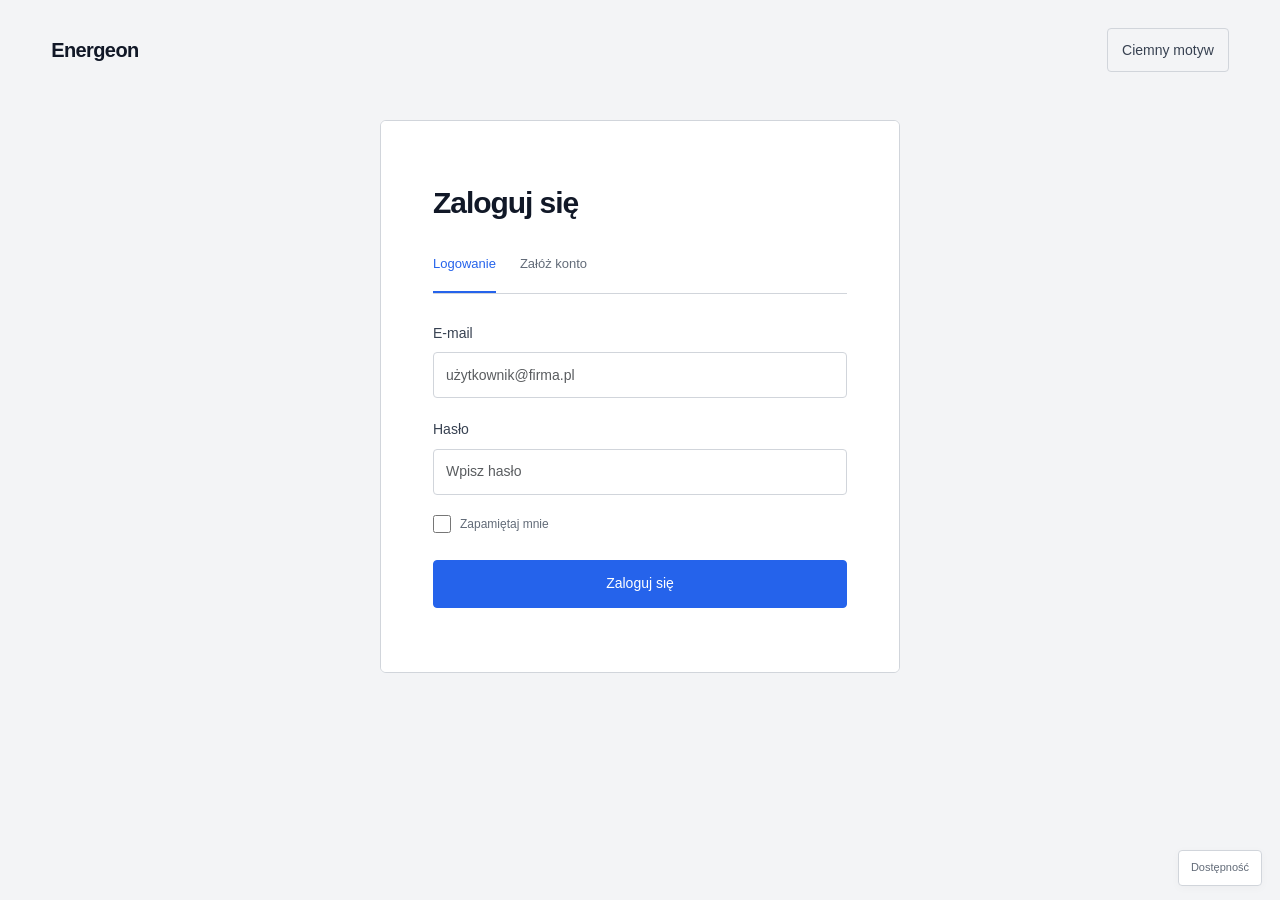
<file: src/main/resources/static/index.html>
<!DOCTYPE html>
<html lang="pl">
<head>
    <meta charset="UTF-8">
    <meta name="viewport" content="width=device-width, initial-scale=1">
    <meta name="description" content="Bezpieczne logowanie do panelu Energeon. Nowoczesny panel do zarzadzania transformatorami i danymi technicznymi.">
    <meta name="keywords" content="energeon, panel, transformatory, zarzadzanie, logowanie, energia">
    <meta name="author" content="Energeon">
    <meta name="application-name" content="Energeon">
    <meta name="robots" content="noindex, nofollow">
    <meta name="theme-color" content="#1f2937">
    <meta name="color-scheme" content="light dark">
    <meta property="og:title" content="Energeon - Logowanie">
    <meta property="og:description" content="Bezpieczne logowanie do panelu Energeon. Zarzadzaj danymi transformatorow w jednym miejscu.">
    <meta property="og:type" content="website">
    <meta property="og:locale" content="pl_PL">
    <meta property="og:site_name" content="Energeon">
    <meta name="twitter:card" content="summary">
    <title>Logowanie - Energeon</title>
    <link rel="stylesheet" href="vendor/bootstrap.min.css">
    <link rel="stylesheet" href="style.css">
</head>
<body class="theme-light auth-page">
    <header class="auth-topbar"><a class="topbar__brand" href="/"><span>Energeon</span></a><button class="btn btn-outline-secondary btn-sm" id="themeToggle" type="button" aria-pressed="false">Ciemny motyw</button></header>

    <a class="skip-link" href="#main">Przejdź do treści</a>
    <main id="main" class="page page--auth">
        <section class="card auth-form-card">
            <div class="card__header">
                <h1 id="formTitle">Zaloguj się</h1>
                <p id="formSubtitle"></p>
            </div>

            <div class="switch" role="group" aria-label="Tryb formularza" id="modeSwitch">
                <button class="switch__btn" type="button" data-mode="login" aria-pressed="true">Logowanie</button>
                <button class="switch__btn" type="button" data-mode="register" aria-pressed="false">Załóż konto</button>
                <span class="switch__pill" aria-hidden="true"></span>
            </div>

            <form id="authForm" class="form" novalidate>
                <label class="field">
                    <span>E-mail</span>
                    <input class="form-control" type="email" name="email" placeholder="użytkownik@firma.pl" autocomplete="email" required>
                </label>

                <label class="field">
                    <span>Hasło</span>
                    <input class="form-control" type="password" name="password" placeholder="Wpisz hasło" minlength="8" autocomplete="current-password" required>
                </label>

                <label class="field field--optional" id="repeatField">
                    <span>Powtórz hasło</span>
                    <input class="form-control" type="password" name="passwordRepeat" placeholder="Powtórz hasło" minlength="8">
                </label>

                <label class="check" id="rememberRow">
                    <input type="checkbox" name="remember" id="rememberMe">
                    <span>Zapamiętaj mnie</span>
                </label>

                <button type="submit" class="btn btn-primary" id="submitBtn">Zaloguj się</button>
            </form>

            <div class="result" role="status" aria-live="polite" id="result" hidden>
                <div class="result__title">Status</div>
                <div class="result__body" id="resultBody"></div>
            </div>
        </section>
    </main>

    <button class="a11y-fab" id="a11yToggle" type="button" aria-expanded="false" aria-controls="a11yPanel">Dostępność</button>
    <aside class="a11y-panel" id="a11yPanel" role="dialog" aria-label="Ustawienia dostępności">
        <div class="a11y-panel__header">
            <div class="a11y-panel__title">Tekst i kontrast</div>
            <button class="a11y-close" id="a11yClose" type="button" aria-label="Zamknij panel">Zamknij</button>
        </div>
        <div class="a11y-option">
            <span>Rozmiar tekstu</span>
            <div class="a11y-buttons">
                <button class="a11y-chip" type="button" data-a11y-text="0" aria-pressed="true">Standard</button>
                <button class="a11y-chip" type="button" data-a11y-text="1" aria-pressed="false">Duży</button>
                <button class="a11y-chip" type="button" data-a11y-text="2" aria-pressed="false">Bardzo duży</button>
            </div>
        </div>
        <div class="a11y-option">
            <button class="a11y-toggle" type="button" data-a11y-toggle="contrast" aria-pressed="false">Wysoki kontrast</button>
            <button class="a11y-toggle" type="button" data-a11y-toggle="reduceMotion" aria-pressed="false">Zredukuj animacje</button>
            <button class="a11y-toggle" type="button" data-a11y-toggle="underline" aria-pressed="false">Podkreśl linki</button>
        </div>
    </aside>

    <script src="vendor/bootstrap.bundle.min.js"></script>
    <script src="ui.js"></script>
    <script src="api.js"></script>
    <script src="login.js"></script>
</body>
</html>
</file>
<file: src/main/resources/static/style.css>
/* Energeon: neutral surfaces and blue accents. */
:root {
    color-scheme: light;
    --bg: #f3f4f6; --surface: #fff; --surface-alt: #f9fafb; --border: #d1d5db;
    --text: #374151; --text-strong: #111827; --muted: #626b78;
    --accent: #2563eb; --accent-soft: #eff6ff; --success: #15803d;
    --error: #dc2626; --warning: #92400e; --bs-primary: #2563eb; --bs-primary-rgb: 37, 99, 235;
    --sidebar: #1f2937; --sidebar-text: #d1d5db;
}
body.theme-dark {
    color-scheme: dark;
    --bg: #111827; --surface: #1f2937; --surface-alt: #273244; --border: #4b5563;
    --text: #e5e7eb; --text-strong: #f9fafb; --muted: #9ca3af;
    --accent: #93c5fd; --accent-soft: #1e3a5f; --success: #86efac;
    --error: #fca5a5; --warning: #fcd34d;
}
body { margin: 0; background: var(--bg); color: var(--text); font: 15px/1.6 "Segoe UI", -apple-system, BlinkMacSystemFont, sans-serif; -webkit-font-smoothing: antialiased; }
a { color: var(--accent); text-underline-offset: 4px; }
h1, h2, h3 { color: var(--text-strong); letter-spacing: -.035em; font-weight: 600; }
h1 { font-size: clamp(1.75rem, 3vw, 2.35rem); line-height: 1.2; margin: 0; }
h2 { font-size: 1.125rem; margin: 0; }
h3 { font-size: 1rem; margin: 0; }
p { margin: 0 0 12px; }
button, input, select { font: inherit; }
:focus-visible { outline: 3px solid var(--accent); outline-offset: 4px; }
[hidden] { display: none !important; }
.skip-link { position: fixed; top: -100px; left: 260px; z-index: 2000; background: var(--surface); padding: 12px 20px; }
.skip-link:focus { top: 10px; }
.topbar { position: fixed; inset: 0 auto 0 0; width: 238px; padding: 32px 18px 20px; background: var(--sidebar); color: var(--sidebar-text); z-index: 100; display: flex; flex-direction: column; overflow-y: auto; }
.topbar__brand { display: flex; align-items: center; gap: 12px; color: var(--text-strong); text-decoration: none; font-size: 20px; font-weight: 600; letter-spacing: -.6px; line-height: 1.2; }
.topbar .topbar__brand { color: #f9fafb; padding: 0 10px 28px; }
.topbar__brand:hover { color: var(--accent); }
.sidebar-content { display: flex !important; flex: 1; flex-direction: column; }
.topbar__nav { gap: 4px; flex-wrap: nowrap; }
.topbar__tab { display: flex; align-items: center; gap: 12px; min-height: 44px; padding: 10px 13px; color: var(--sidebar-text); border-radius: 4px; font-size: 14px; border: 1px solid transparent; }
.topbar__tab:hover { background: #374151; color: #fff; }
.topbar__tab.is-active { color: #fff; background: #374151; border-color: #4b5563; box-shadow: inset 2px 0 #60a5fa; }
.nav-icon { width: 19px; height: 19px; flex: 0 0 19px; }
.topbar__tab.is-active .nav-icon { color: #93c5fd; }
.nav-section { padding: 27px 13px 8px; color: #9ca3af; font-size: 10px; font-weight: 500; text-transform: uppercase; letter-spacing: 1.8px; }
[data-admin-link] { display: none; }
.topbar__actions { margin-top: auto; padding: 32px 8px 0; display: grid; grid-template-columns: 1fr; gap: 4px; }
.topbar__role { padding: 16px 4px 10px; border-top: 1px solid #4b5563; font-size: 12px; color: #d1d5db; }
.topbar .topbar__actions .btn { justify-content: flex-start; padding: 8px 4px; min-height: 40px; font-size: 12px; border-color: transparent; color: #d1d5db; background: transparent; }
.topbar .topbar__actions .btn:hover { color: #fff; background: #374151; }
.btn.mobile-menu { display: none; color: #eee; border-color: #6b7280; background: transparent; }
.page { margin-left: 238px; padding: 42px clamp(24px, 4vw, 64px) 90px; max-width: 1850px; }
.page-heading { display: flex; align-items: center; justify-content: space-between; gap: 20px; margin-bottom: 34px; }
.page-kicker { font: 10px/1.5 ui-monospace, monospace; text-transform: uppercase; letter-spacing: 2px; color: var(--muted); margin: 0 0 10px; }
.page-date { font: 11px ui-monospace, monospace; color: var(--muted); border-left: 1px solid var(--border); padding-left: 20px; white-space: nowrap; }
.stack, .readings-shell { display: grid; gap: 22px; min-width: 0; }
.card { display: block; padding: 26px; background: var(--surface); color: var(--text); border: 1px solid var(--border); border-radius: 5px; min-width: 0; box-shadow: 0 2px 2px #11182702; }
.card__header { margin-bottom: 24px; }
.card__header p { font-size: .875rem; color: var(--muted); margin: 8px 0 0; }
.card__header p:empty { display: none; }
.card__info, .account-note { font-size: 12px; color: var(--muted); }
.account-note { margin-top: 20px; }
.note:empty, .account-note:empty, #dashboardStatus:empty, .result__body:empty { display: none; }
.form { display: grid; gap: 18px; }
.form--two { grid-template-columns: repeat(2, minmax(0, 1fr)); }
.field { display: grid; gap: 7px; align-content: start; font-size: .875rem; font-weight: 500; min-width: 0; }
.field--full { grid-column: 1 / -1; }
.field--optional { display: none; }
.field input:not([type="checkbox"]), .field select, .form-control, .form-select { width: 100%; min-height: 46px; border: 1px solid var(--border); border-radius: 4px; padding: 9px 12px; background-color: var(--surface); color: var(--text); font-size: .875rem; font-weight: 400; }
.field input:focus, .field select:focus { border-color: var(--accent); box-shadow: 0 0 0 3px var(--accent-soft); }
input::placeholder { color: var(--muted); opacity: .8; }
input[type="checkbox"] { accent-color: var(--accent); width: 24px; height: 24px; flex-shrink: 0; }
.check { display: flex; gap: 9px; align-items: center; color: var(--muted); font-size: .875rem; }
.form__actions, .saved__actions, .controls__row, .register-picker__actions { display: flex; align-items: center; flex-wrap: wrap; gap: 10px; }
.btn { --bs-btn-border-radius: 4px; min-height: 44px; display: inline-flex; align-items: center; justify-content: center; font-size: .875rem; padding: 10px 18px; font-weight: 500; box-shadow: none; }
.btn-primary, .btn:not(.btn-outline-secondary):not(.btn--ghost):not(.btn--danger) { --bs-btn-bg: #2563eb; --bs-btn-border-color: #2563eb; --bs-btn-color: #fff; --bs-btn-hover-bg: #1d4ed8; --bs-btn-hover-color: #fff; --bs-btn-hover-border-color: #1d4ed8; --bs-btn-active-bg: #1d4ed8; --bs-btn-active-border-color: #1d4ed8; --bs-btn-focus-shadow-rgb: 37, 99, 235; --bs-btn-active-color: #fff; --bs-btn-disabled-bg: #6b7280; --bs-btn-disabled-border-color: #6b7280; }
.btn-outline-secondary, .btn--ghost { --bs-btn-color: var(--text); --bs-btn-border-color: var(--border); --bs-btn-bg: transparent; --bs-btn-hover-bg: var(--surface-alt); --bs-btn-hover-color: var(--text-strong); --bs-btn-hover-border-color: var(--muted); --bs-btn-active-bg: var(--accent-soft); --bs-btn-active-color: var(--accent); }
.btn--small, .btn-sm { padding: 10px 14px; font-size: .875rem; }
.btn--danger { color: var(--error); border-color: var(--error); }
.btn:disabled, .btn--disabled { opacity: .55; cursor: not-allowed; }
.result { margin-top: 20px; border-top: 1px solid var(--border); padding-top: 14px; font-size: .875rem; color: var(--muted); }
.result__title { display: none; }
.result--error { color: var(--error); }
.result--success { color: var(--success); }
.note { border-left: 2px solid var(--accent); padding: 10px 14px; background: var(--surface-alt); color: var(--muted); font-size: .875rem; }
.empty { padding: 30px 18px; text-align: center; color: var(--muted); border: 1px dashed var(--border); border-radius: 4px; font-size: .875rem; }
.list { display: grid; }
.list__item { padding: 18px 0; border-bottom: 1px solid var(--border); display: flex; justify-content: space-between; align-items: center; flex-wrap: wrap; gap: 14px; }
.list__item:first-child { padding-top: 4px; }
.list__item:last-child { border-bottom: 0; }
.list__item--active { border-left: 2px solid var(--accent); padding-left: 12px; }
.list__main { flex: 1; min-width: 160px; overflow-wrap: anywhere; }
.list__name { font-size: .875rem; color: var(--text-strong); font-weight: 600; }
.list__meta { font-size: .875rem; color: var(--muted); margin-top: 3px; }
.list__actions, .list__tags { display: flex; flex-wrap: wrap; gap: 6px; }
.tag { padding: 3px 7px; border-radius: 3px; background: var(--surface-alt); color: var(--muted); font-size: .875rem; border: 1px solid var(--border); }
.tag--error { color: var(--error); }.tag--warn { color: var(--warning); }.tag--info { color: var(--accent); }
.detail, .metrics { display: grid; gap: 10px; margin-top: 20px; padding-top: 16px; border-top: 1px solid var(--border); }
.detail__row, .metrics__row { display: flex; justify-content: space-between; gap: 16px; flex-wrap: wrap; font-size: .875rem; overflow-wrap: anywhere; }
.detail__row span, .metrics__row span { color: var(--muted); }
.meta { display: grid; grid-template-columns: repeat(auto-fit, minmax(180px, 1fr)); gap: 20px; }
.meta__label { font-size: .875rem; color: var(--muted); }.meta__value { font-size: 16px; overflow-wrap: anywhere; }

.metrics-filter, .readings-toolbar { display: flex; flex-wrap: wrap; align-items: end; gap: 16px; }.metrics-filter > .field { flex: 1; min-width: 170px; }.metrics-filter__status { flex-basis: 100%; }
.ws-status { display: inline-flex; align-items: center; gap: 7px; font-size: .875rem; color: var(--muted); }.ws-dot { width: 6px; height: 6px; border-radius: 50%; background: currentColor; }
.ws-status--online { color: var(--success); }.ws-status--warning { color: var(--warning); }
.readings-overview { display: grid; grid-template-columns: repeat(4, 1fr); border: 1px solid var(--border); border-radius: 4px; margin: 20px 0; }
.overview-card { padding: 16px; border-right: 1px solid var(--border); min-width: 0; }.overview-card:last-child { border: 0; }
.overview-card__label, .overview-card__meta { color: var(--muted); font-size: .875rem; }.overview-card__value { font-size: 21px; color: var(--text-strong); overflow-wrap: anywhere; }
.register-card-grid, .register-picker__list { display: grid; grid-template-columns: repeat(auto-fill, minmax(230px, 1fr)); gap: 12px; margin-top: 16px; }
.register-card, .register-item { display: flex; align-items: start; gap: 10px; padding: 16px; border: 1px solid var(--border); border-radius: 4px; cursor: pointer; min-width: 0; }
.register-card[data-selected="true"] { border-color: var(--accent); background: var(--accent-soft); }.register-card input { margin-top: 4px; }
.register-card__content, .register-item__content { flex: 1; min-width: 0; }.register-card__top { display: flex; justify-content: space-between; gap: 10px; }
.register-card__name, .register-item__name { font-weight: 600; overflow-wrap: anywhere; }.register-card__meta, .register-item__meta, .register-card__summary-time, .register-card__summary-label, .register-card__summary-exact { font-size: .875rem; color: var(--muted); }
.register-card__summary { display: grid; margin: 12px 0; }.register-card__value { font-size: 21px; font-variant-numeric: tabular-nums; }.register-card__details { display: grid; gap: 5px; }
.register-card__detail { display: flex; justify-content: space-between; gap: 12px; font-size: .875rem; }.register-card__detail span { color: var(--muted); }.register-item__badge { font-size: .875rem; color: var(--success); }.register-item__badge--warn { color: var(--warning); }
.metrics-grid { display: grid; grid-template-columns: repeat(auto-fit, minmax(min(100%, 340px), 1fr)); gap: 20px; margin-top: 20px; }
.metric-card { border: 1px solid var(--border); border-radius: 4px; padding: 20px; min-width: 0; }.metric-card__header { margin-bottom: 16px; }.metric-card__title { font-weight: 600; overflow-wrap: anywhere; }.metric-card__subtitle { font-size: .875rem; color: var(--muted); }
.metric-card__hero { display: grid; padding: 12px 0 20px; }.metric-card__hero-label, .metric-card__hero-exact { font-size: .875rem; color: var(--muted); }.metric-card__hero-value { font-size: 30px; font-variant-numeric: tabular-nums; }
.metric-card__stats { display: flex; flex-wrap: wrap; gap: 20px; }.metric-card__stat { display: grid; font-size: .875rem; color: var(--muted); }.metric-card__stat strong { color: var(--text); font-size: 16px; }
.metric-card__chart, .chart { position: relative; height: 270px; margin: 12px 0; }.metric-card__chart canvas, .chart canvas { width: 100%; height: 220px; display: block; }
.metric-card__chart-meta, .metric-card__chart-legend, .chart__legend { display: flex; flex-wrap: wrap; justify-content: space-between; gap: 12px; font-size: .875rem; color: var(--muted); }
.metric-card__legend-item, .chart__legend-item { display: inline-flex; align-items: center; gap: 6px; }.metric-card__legend-item i, .chart__swatch { display: inline-block; width: 10px; height: 3px; background: var(--accent); }
.metric-card__table, .table-wrap { overflow-x: auto; margin-top: 16px; }.table { --bs-table-bg: transparent; --bs-table-color: var(--text); --bs-table-border-color: var(--border); --bs-table-hover-bg: var(--surface-alt); --bs-table-hover-color: var(--text-strong); margin-bottom: 0; font-size: .875rem; white-space: nowrap; }
.table th { font-weight: 500; color: var(--muted); font-size: .875rem; }.table > :not(caption) > * > * { padding: 11px 12px; }
.log { max-height: 340px; overflow: auto; border-top: 1px solid var(--border); }.log__item { display: grid; grid-template-columns: 72px 1fr; gap: 12px; padding: 10px 0; border-bottom: 1px solid var(--border); font-family: ui-monospace, monospace; font-size: .875rem; overflow-wrap: anywhere; }.log__time { color: var(--muted); }
.advanced { margin-top: 20px; border-top: 1px solid var(--border); padding-top: 14px; }.advanced summary { cursor: pointer; color: var(--muted); font-size: .875rem; margin-bottom: 12px; }

.a11y-fab { position: fixed; bottom: 12px; right: 18px; z-index: 101; border: 1px solid var(--border); border-radius: 4px; color: var(--muted); background: var(--surface); min-height: 44px; padding: 10px 16px; font-size: .875rem; }
.a11y-panel { display: none; position: fixed; bottom: 72px; right: 18px; max-height: calc(100dvh - 96px); overflow-y: auto; width: min(380px, calc(100vw - 36px)); z-index: 102; padding: 22px; border: 1px solid var(--border); border-radius: 4px; background: var(--surface); box-shadow: 0 4px 24px #0001; }.a11y-panel.is-open { display: block; }.a11y-panel__header { display: flex; justify-content: space-between; margin-bottom: 20px; }.a11y-close { min-height: 44px; padding: 8px; border: 0; background: transparent; color: var(--muted); font-size: .875rem; }.a11y-option { display: grid; gap: 10px; margin-top: 16px; font-size: .875rem; }.a11y-buttons { display: flex; gap: 5px; flex-wrap: wrap; }.a11y-toggle, .a11y-chip { min-height: 44px; padding: 10px 12px; border: 1px solid var(--border); border-radius: 3px; background: var(--surface); color: var(--text); font-size: .875rem; }.a11y-toggle.is-active, .a11y-chip.is-active { border-color: var(--accent); background: var(--accent-soft); }
body.a11y-text-lg { zoom: 1.1; }body.a11y-text-xl { zoom: 1.2; }body.a11y-underline a { text-decoration: underline; }body.a11y-contrast { --border: #4b5563; --muted: #333; --text: #111; --text-strong: #000; --bg: #fff; --surface: #fff; }body.theme-dark.a11y-contrast { --border: #bbb; --muted: #eee; --text: #fff; --text-strong: #fff; --bg: #000; --surface: #111; }
@media (prefers-reduced-motion: reduce) { *, *::before, *::after { animation: none !important; transition: none !important; scroll-behavior: auto !important; } }
body.a11y-reduce-motion *, body.a11y-reduce-motion *::before { animation: none !important; transition: none !important; }
@media (min-width: 1200px) { [data-page="transformers"] .stack { grid-template-columns: minmax(280px, .85fr) minmax(380px, 1.4fr); align-items: start; } [data-page="transformers"] .form--two { grid-template-columns: 1fr; } }

/* Measurement histories stay legible at desktop and phone widths. */
[data-page="readings-charts"] .metrics-grid { grid-template-columns: minmax(0, 1fr); }
.metric-card--chart .metric-card__title { font-size: 1.2rem; }
.metric-card--chart .metric-card__hero { padding: 0 0 16px; }
.metric-card--chart .metric-card__hero-value { font-size: clamp(1.8rem, 4vw, 2.4rem); font-weight: 600; color: var(--text-strong); }
.metric-card__chart { height: auto; display: grid; gap: 12px; margin: 24px 0 0; }
.metric-card__chart canvas { height: 280px; border-radius: 4px; cursor: crosshair; touch-action: pan-y; }
.metric-card__chart-readout { padding: 12px 14px; border-radius: 4px; background: var(--surface-alt); color: var(--text-strong); font-size: .875rem; font-variant-numeric: tabular-nums; overflow-wrap: anywhere; min-height: 76px; }
.metric-card__legend-item i { background: var(--legend-color, var(--accent)); width: 20px; }
.metric-card__chart-hint { margin: 0; font-size: .875rem; color: var(--muted); }
@media (max-width: 575px) {
    .monitor-section--charts { padding: 14px; }
    .metric-card--chart { padding: 14px; }
    .metric-card__chart canvas { height: 250px; }
}
/* Controls */
.btn { gap: 10px; border-radius: 4px; transition: background-color .15s, border-color .15s; }
.btn--danger:hover { color: var(--surface); background: var(--error); }
.btn:focus-visible, .form-control:focus-visible, .form-select:focus-visible { outline: 3px solid var(--accent); outline-offset: 3px; }
input[type="checkbox"] { width: 18px; height: 18px; }
.field { gap: 8px; font-weight: 500; }
.form-control, .form-select, .field input:not([type="checkbox"]), .field select { font-size: .875rem; }
.field input:focus, .field select:focus { background-color: var(--surface); color: var(--text-strong); }
.empty { border: 0; border-top: 1px solid var(--border); background: var(--surface-alt); padding: 32px 20px; border-radius: 2px; text-align: left; }
.note { border-left-width: 2px; }
.result { margin-top: 16px; }
.result:has(.result__body:empty) { display: none; }
.tag { font: 11px/1.5 ui-monospace, monospace; padding: 4px 7px; }
.list__name { font-size: 15px; }.list__meta { font-size: 12px; }
.list__item { padding: 18px 0; }
.list__item--active { padding-left: 14px; }
.detail__row { padding: 10px 0; border-bottom: 1px solid var(--border); }
.detail__row:last-child { border: 0; }
.table th { font-size: 11px; text-transform: uppercase; letter-spacing: .7px; background: var(--surface-alt); }
.table td { font-variant-numeric: tabular-nums; }
summary { min-height: 44px; padding: 10px 0; cursor: pointer; color: var(--muted); font-size: .8125rem; }
summary:hover { color: var(--accent); }
.advanced { padding-top: 6px; margin-top: 18px; }
.advanced summary { margin-bottom: 0; }
.advanced[open] > summary { margin-bottom: 12px; }
/* Installation setup */
.setup-progress { margin-bottom: 24px; border-bottom: 1px solid var(--border); }
.setup-progress .nav { gap: 24px; }
.setup-progress .nav-link { display: flex; align-items: center; gap: 10px; border-radius: 0; padding: 0 0 16px; color: var(--muted); border-bottom: 2px solid transparent; font-size: 13px; }
.setup-progress .nav-link.active { background: transparent; color: var(--accent); border-color: var(--accent); }
.setup-progress .nav-link span { display: grid; place-items: center; width: 22px; height: 22px; border: 1px solid var(--border); border-radius: 50%; font: 11px ui-monospace, monospace; }
.setup-progress .nav-link.active span { color: var(--accent); border-color: var(--accent); background: var(--accent-soft); }
.setup-next { margin-top: 20px; }
.context-card { grid-column: 1 / -1; background: var(--surface-alt); }
.context-card .card__header { display: none; }
.form-text { color: var(--muted); font-size: 12px; }
.advanced-toggle { justify-self: start; }
#meterAdvanced .form { padding-top: 8px; }
.configuration-layout .card__header:has(#refreshList, #meterRefresh) { display: flex; justify-content: space-between; align-items: center; gap: 12px; }
/* Overview */
.dashboard-stats { display: grid; grid-template-columns: repeat(4, minmax(0, 1fr)); border-block: 1px solid var(--border); margin: 0 0 30px; }
.summary-cell { display: flex; flex-direction: column; padding: 24px; border-right: 1px solid var(--border); text-decoration: none; color: var(--text); min-width: 0; }
.summary-cell:first-child { padding-left: 0; }.summary-cell:last-child { border: 0; }
.summary-cell > span { display: flex; justify-content: space-between; gap: 8px; font-size: 12px; color: var(--muted); }
.summary-cell > span > span { color: var(--accent); }
.summary-cell strong { font-size: clamp(36px, 4vw, 52px); line-height: 1.2; letter-spacing: -2px; font-weight: 400; margin-top: 18px; font-variant-numeric: tabular-nums; color: var(--text-strong); }
.summary-cell .summary-date { font: 14px/1.6 ui-monospace, monospace; letter-spacing: -.3px; margin-top: auto; padding-top: 18px; }
.summary-cell small { font-size: 10px; color: var(--muted); margin-top: 4px; }
a.summary-cell:hover { background: var(--accent-soft); }
.home-actions { display: grid; grid-template-columns: 1.25fr 1fr; grid-template-rows: 1fr 1fr; gap: 16px; }
.home-action { display: flex; align-items: center; gap: 20px; padding: 28px; border: 1px solid var(--border); border-radius: 5px; background: var(--surface); color: var(--text-strong); text-decoration: none; position: relative; overflow: hidden; }
.home-action:hover { border-color: var(--accent); color: var(--accent); }
.home-action__title { font-size: 20px; font-weight: 500; letter-spacing: -.6px; z-index: 1; }
.home-action small { display: block; font-size: 12px; font-weight: 400; color: var(--muted); letter-spacing: 0; margin-top: 8px; }
.home-action__icon { width: 40px; height: 40px; display: grid; place-items: center; border: 1px solid var(--border); color: var(--accent); flex: 0 0 40px; }
.home-action__arrow { margin-left: auto; align-self: flex-start; font-size: 20px; color: var(--muted); }
.home-action--primary { grid-row: span 2; display: flex; flex-direction: column; align-items: flex-start; justify-content: space-between; min-height: 330px; padding: 32px; background: #1e3a8a; color: #fff; border-color: #1e3a8a; }
.home-action--primary:hover { background: #1e40af; color: #fff; }
.home-action--primary .home-action__title { font-size: 40px; line-height: 1.2; letter-spacing: -1.5px; }
.home-action--primary small { color: #dbeafe; font-size: 13px; letter-spacing: 0; }
.home-action__eyebrow { font: 10px ui-monospace, monospace; letter-spacing: 2px; color: #bfdbfe; z-index: 1; }
.home-action__footer { display: flex; justify-content: space-between; width: 100%; padding-top: 20px; border-top: 1px solid #60a5fa; font-size: 12px; z-index: 1; }
.home-network { position: absolute; width: 330px; height: auto; right: -135px; top: 25px; opacity: .5; pointer-events: none; }
.home-setup { display: flex; align-items: center; justify-content: space-between; gap: 16px; margin-top: 32px; padding-block: 22px; border-block: 1px solid var(--border); }
.home-setup > div { display: flex; align-items: center; gap: 14px; }.home-setup h2 { font-size: 14px; letter-spacing: 0; font-weight: 500; }
.section-index { color: var(--accent); font-size: 22px; }
#dashboardStatus { font-size: 13px; color: var(--error); margin: 0 0 20px; }
/* Measurements */
.readings-shell { display: grid; gap: 16px; }
.readings-shell .card__header { margin-bottom: 0; }
.readings-shell .advanced { margin-top: 0; padding-top: 0; }
.readings-toolbar { gap: 12px; justify-content: space-between; }
.readings-toolbar .note { padding: 4px 0; border: 0; background: transparent; font-size: 12px; }
.readings-toolbar .metrics-filter__status { flex-basis: auto; font-size: 11px; }
.readings-shell .result { margin-top: 0; }
.register-card-grid, .register-picker__list { grid-template-columns: repeat(auto-fill, minmax(min(100%, 250px), 1fr)); gap: 14px; }
.register-card { padding: 20px; border-top: 2px solid var(--border); }
.register-card__value { font-size: 28px; letter-spacing: -1px; overflow-wrap: anywhere; }
.register-card__meta:empty { display: none; }
[data-page="readings-charts"] .register-card { padding: 14px 16px; }
[data-page="readings-charts"] .register-card__summary { margin: 6px 0 0; }
[data-page="readings-charts"] .register-card__value { font-size: 18px; letter-spacing: -.3px; }
.register-card__summary-label, .register-card__summary-time, .register-card__meta { font-size: 11px; }
.register-card__details { border-top: 1px solid var(--border); padding-top: 12px; }
.register-card__detail { font-size: 12px; }
.metric-card--chart { padding: 24px; }
.metric-card__chart-readout { font: 12px/1.7 ui-monospace, monospace; min-height: 50px; border-left: 2px solid var(--accent); }
.metric-card__chart-hint { font-size: 11px; }
/* Sign in */
.auth-page { min-height: 100dvh; }
.auth-topbar { display: flex; align-items: center; justify-content: space-between; padding: 28px 4vw; }
.page--auth { display: block; margin: 20px auto 60px; padding: 0; max-width: 520px; width: calc(100% - 80px); border: 1px solid var(--border); border-radius: 6px; overflow: hidden; background: var(--surface); }
.page--auth .auth-form-card { border: 0; border-radius: 0; box-shadow: none; padding: 64px 52px; display: flex; flex-direction: column; justify-content: center; }
.auth-form-card h1 { font-size: 30px; }
.auth-form-card .card__header { margin-bottom: 28px; }
.auth-form-card .form { gap: 20px; }
.auth-form-card .check { font-size: 12px; }
.auth-form-card .btn-primary { margin-top: 6px; min-height: 48px; }
.switch { display: flex; border-bottom: 1px solid var(--border); gap: 24px; margin-bottom: 28px; }
.switch__btn { color: var(--muted); background: transparent; border: 0; border-bottom: 2px solid transparent; min-height: 44px; padding: 0 0 12px; font-size: 13px; }
.switch__btn[aria-pressed="true"] { color: var(--accent); border-bottom-color: var(--accent); }
.switch__pill { display: none; }
.a11y-fab { bottom: 14px; right: 18px; font-size: 11px; min-height: 36px; padding: 6px 12px; box-shadow: 0 2px 10px #00000008; }
.a11y-panel { bottom: 62px; box-shadow: 0 12px 48px #0002; }
.a11y-panel__header { align-items: center; gap: 10px; }.a11y-panel__title { font-weight: 600; }
/* Responsive layouts keep the main task first. */
@media (min-width: 1100px) {
    .configuration-layout { grid-template-columns: minmax(0, 1.1fr) minmax(0, 1fr); align-items: start; }
    .context-card .form { grid-template-columns: 1fr 1fr auto; align-items: end; }
    .context-card .field--full { grid-column: auto; }
    [data-page="meters"] .context-card .form { grid-template-columns: 1fr auto; }
    .monitor-section--hero > .form { grid-template-columns: 1fr 1fr auto; align-items: end; }
    .monitor-section--hero > .form .field--full { grid-column: auto; }
    [data-page="admin"] > .page > .stack { grid-template-columns: repeat(2, minmax(0, 1fr)); align-items: start; }
    [data-page="admin"] > .page > .stack > .card:first-child,
    [data-page="admin"] > .page > .stack > .card:has(#adminMetricsTableWrap) { grid-column: 1 / -1; }
}
@media (max-width: 1150px) {
    .home-actions { grid-template-columns: 1fr 1fr; }
    .home-action { padding: 22px; gap: 12px; }.home-action__icon { display: none; }
    .home-action__title { font-size: 18px; }.home-action--primary .home-action__title { font-size: 34px; }
    .page--auth .auth-form-card { padding: 40px 32px; }
}
@media (max-width: 900px) {
    .topbar { position: relative; inset: auto; width: 100%; padding: 16px 22px; flex-direction: row; flex-wrap: wrap; align-items: center; justify-content: space-between; }
    .topbar .topbar__brand { padding: 0; }
    .btn.mobile-menu { display: inline-flex; min-height: 44px; }
    .sidebar-content { display: none !important; flex-basis: 100%; padding-top: 24px; }
    .sidebar-content.show { display: flex !important; }.topbar__actions { padding-top: 20px; }
    .page { margin-left: 0; padding: 28px 24px 80px; }
    .page--auth { margin: 10px auto 60px; padding: 0; width: calc(100% - 48px); }
    .page--auth .auth-form-card { padding: 32px 26px; }
    .skip-link { left: 20px; }
}
@media (max-width: 640px) {
    .page { padding: 26px 18px 80px; }.page-heading { margin-bottom: 26px; }.page-date { display: none; }
    .card { padding: 20px; }.stack { gap: 18px; }.form--two { grid-template-columns: 1fr; }
    .topbar { padding: 14px 18px; }.topbar__brand { font-size: 18px; }
    .dashboard-stats { grid-template-columns: repeat(2, minmax(0, 1fr)); margin-bottom: 24px; }
    .summary-cell { padding: 20px; }.summary-cell:nth-child(2) { border-right: 0; }.summary-cell:nth-child(-n+2) { border-bottom: 1px solid var(--border); }.summary-cell:nth-child(3) { padding-left: 0; }
    .summary-cell strong { font-size: 38px; }.summary-cell .summary-date { font-size: 12px; }
    .home-actions { grid-template-columns: 1fr; grid-template-rows: auto; gap: 12px; }.home-action--primary { grid-row: auto; min-height: 270px; padding: 26px; }
    .home-action { min-height: 112px; }.home-action--primary { min-height: 270px; }.home-action__icon { display: grid; }
    .home-setup { flex-direction: column; align-items: stretch; margin-top: 24px; }.home-setup > div { padding-bottom: 4px; }
    .setup-progress .nav { gap: 16px; }.setup-progress .nav-link { font-size: 11px; gap: 6px; }
    .list__actions { flex-basis: 100%; }.list__main { min-width: 0; flex-basis: 100%; }
    .detail__row { flex-direction: column; gap: 2px; }
    .readings-overview { grid-template-columns: repeat(2, minmax(0, 1fr)); }.overview-card { border-bottom: 1px solid var(--border); }.overview-card:nth-child(2) { border-right: 0; }
    .metric-card--chart { padding: 14px; }
    .page--auth { display: block; width: calc(100% - 36px); margin: 10px auto 60px; padding: 0; min-height: auto; }
    .auth-topbar { padding: 22px 18px; gap: 10px; }.auth-topbar .btn { font-size: 11px; padding: 8px 10px; }
    .page--auth .auth-form-card { padding: 30px 24px; }.auth-form-card h1 { font-size: 26px; }
}
@media (prefers-reduced-motion: reduce) { *, *::before, *::after { animation: none !important; transition: none !important; scroll-behavior: auto !important; } }
</file>
